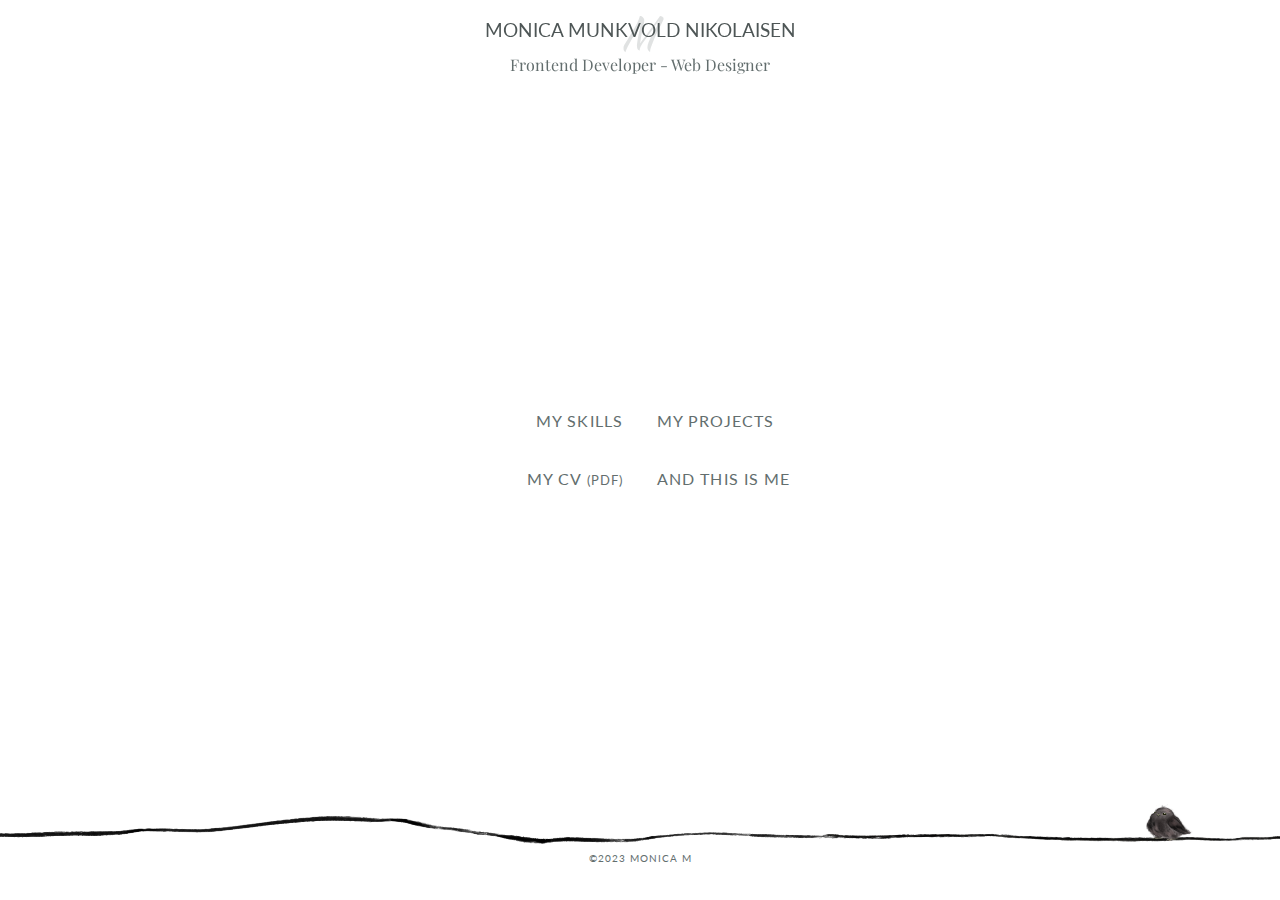
<file: index.html>
<!DOCTYPE html>
<html lang="en">
  <head>
    <meta charset="UTF-8" />
    <meta http-equiv="X-UA-Compatible" content="IE=edge" />
    <meta name="viewport" content="width=device-width, initial-scale=1.0" />
    <meta name="description" content="This is Monica Nikolaisen's Portfolio" />
    <link
      rel="stylesheet"
      href="https://cdnjs.cloudflare.com/ajax/libs/font-awesome/5.15.4/css/all.min.css"
      integrity="sha512-1ycn6IcaQQ40/MKBW2W4Rhis/DbILU74C1vSrLJxCq57o941Ym01SwNsOMqvEBFlcgUa6xLiPY/NS5R+E6ztJQ=="
      crossorigin="anonymous"
      referrerpolicy="no-referrer"
    />
    <link rel="preconnect" href="https://fonts.googleapis.com" />
    <link rel="preconnect" href="https://fonts.gstatic.com" crossorigin />
    <link
      href="https://fonts.googleapis.com/css2?family=Birthstone&family=Lato:ital,wght@0,400;0,700;1,400&family=Playfair+Display:wght@400;700&display=swap"
      rel="stylesheet"
    />
    <link rel="stylesheet" href="css/styles.css" />
    <link rel="icon" href="images/favicon.png" />
    <title>Portfolio Home 🏠 | Monica Nikolaisen</title>
  </head>
  <body>
    <header>
      <div>
        <div class="logo">M</div>
        <a class="site-title" href="/">Monica Munkvold Nikolaisen</a>
        <p class="tagline">Frontend Developer - Web Designer</p>
      </div>
    </header>
    <div class="wrapper">
      <main>
        <div class="grid-container-home">
          <a class="link link-mob link-left grid-left grid-top" href="skills.html">my skills</a>
          <a class="link link-mob link-right grid-right grid-top" href="projects.html">my projects</a>
          <a class="link link-mob link-left grid-left" href="images/CV_MonicaNikolaisen.pdf" target="_blank" aria-label="Opens a pdf with the CV"
            >my cv <small>(pdf)</small></a
          >
          <a class="link link-mob link-right grid-right" href="about.html">and this is me</a>
        </div>
      </main>
    </div>
    <footer>
      <div class="footer-container"></div>
      <a href="/" class="copyright">&copy;2023 Monica M</a>
    </footer>
    <script src="js/bubbles.js"></script>
    <script src="js/script.js"></script>
  </body>
</html>
</file>
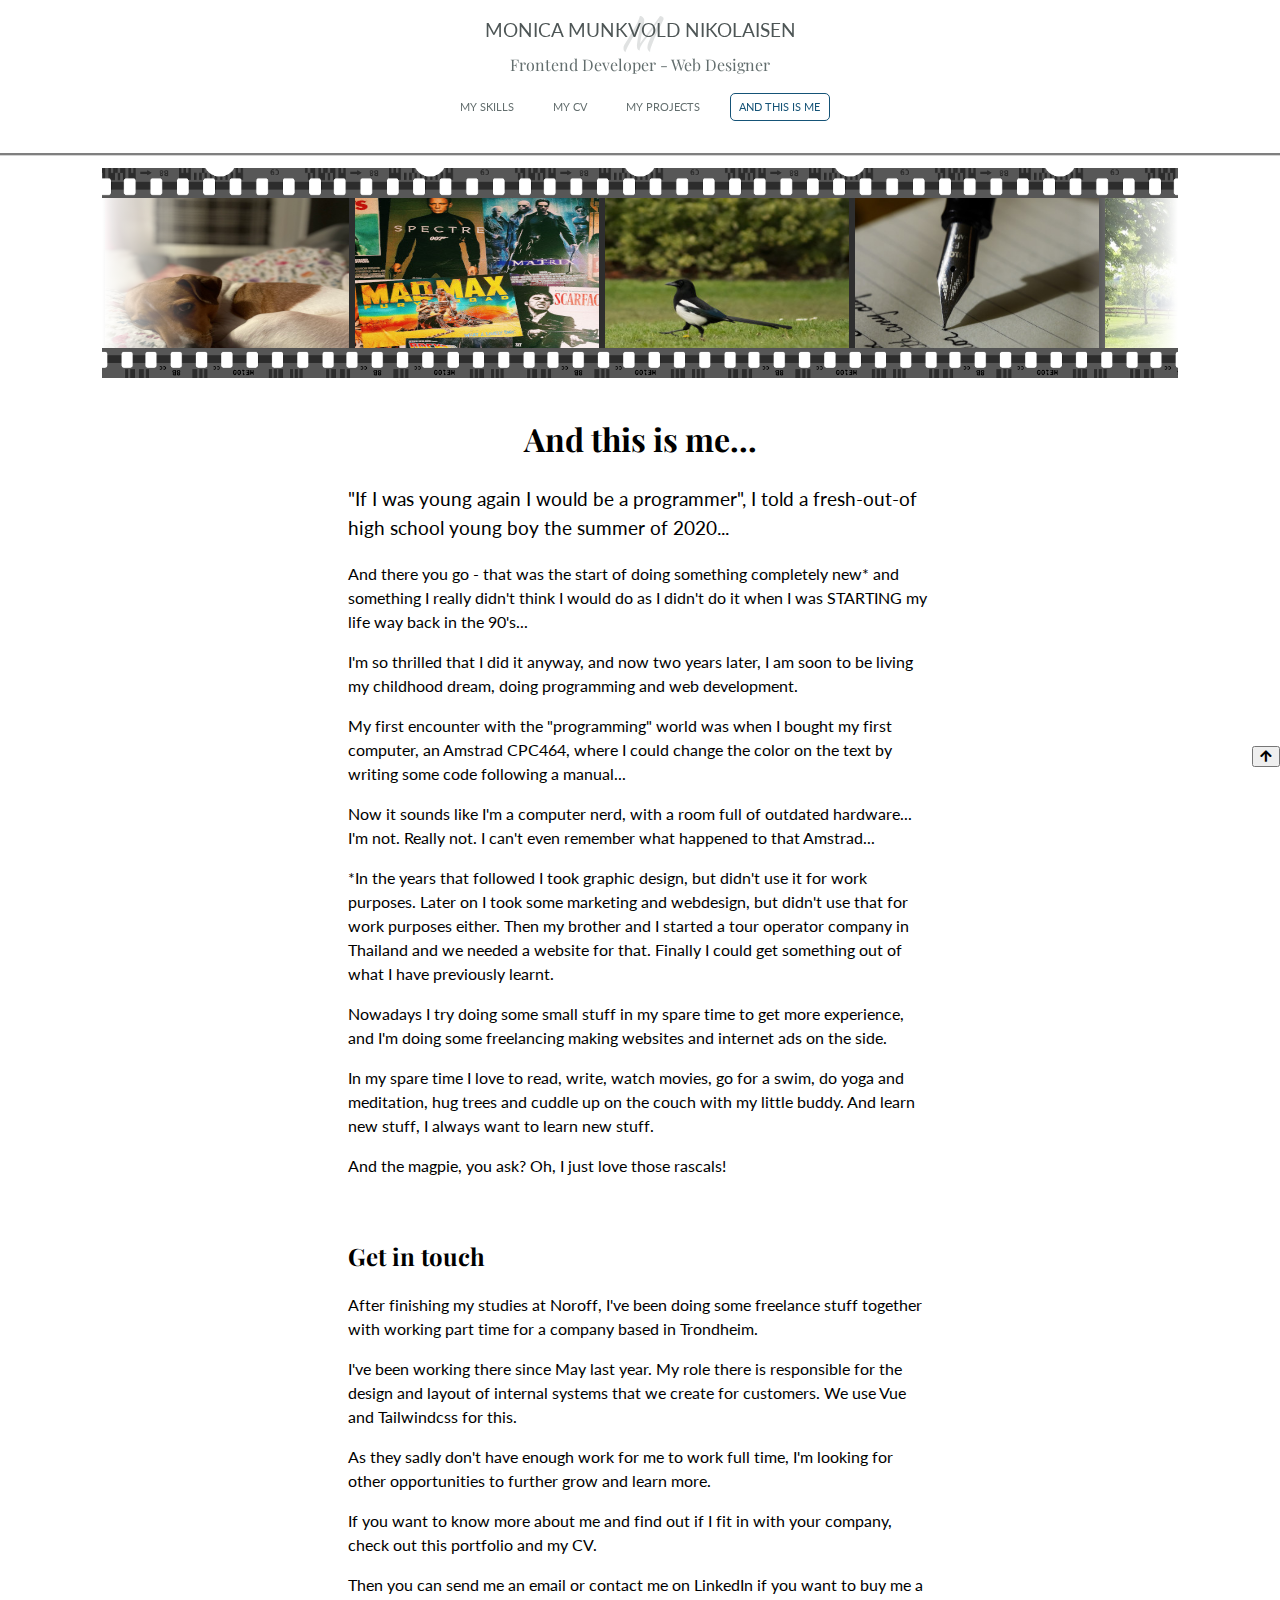
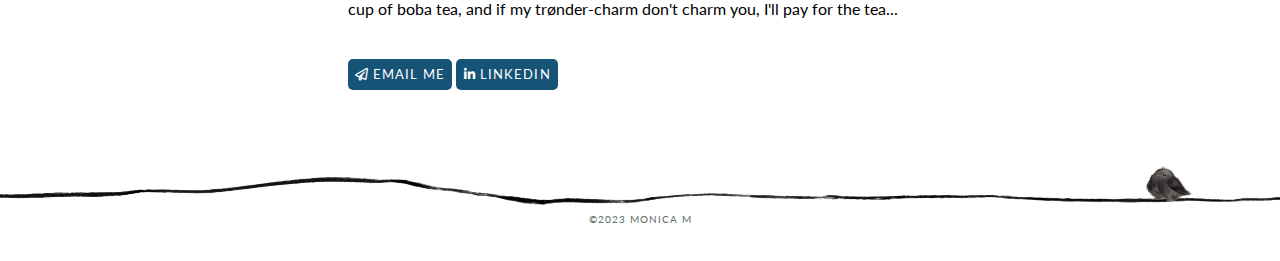
<file: about.html>
<!DOCTYPE html>
<html lang="en">
  <head>
    <meta charset="UTF-8" />
    <meta http-equiv="X-UA-Compatible" content="IE=edge" />
    <meta name="viewport" content="width=device-width, initial-scale=1.0" />
    <meta name="description" content="And this is me, Monica Nikolaisen" />
    <link
      rel="stylesheet"
      href="https://cdnjs.cloudflare.com/ajax/libs/font-awesome/5.15.4/css/all.min.css"
      integrity="sha512-1ycn6IcaQQ40/MKBW2W4Rhis/DbILU74C1vSrLJxCq57o941Ym01SwNsOMqvEBFlcgUa6xLiPY/NS5R+E6ztJQ=="
      crossorigin="anonymous"
      referrerpolicy="no-referrer"
    />
    <link rel="preconnect" href="https://fonts.googleapis.com" />
    <link rel="preconnect" href="https://fonts.gstatic.com" crossorigin />
    <link
      href="https://fonts.googleapis.com/css2?family=Birthstone&family=Lato:ital,wght@0,400;0,700;1,400&family=Playfair+Display:wght@400;700&display=swap"
      rel="stylesheet"
    />
    <link rel="stylesheet" href="css/styles.css" />
    <link rel="icon" href="images/favicon.png" />
    <title>And this is me 😊 | Monica Nikolaisen</title>
  </head>
  <body>
    <header>
      <div>
        <div class="logo">M</div>
        <a class="site-title" href="/">Monica Munkvold Nikolaisen</a>
        <p class="tagline">Frontend Developer - Web Designer</p>
      </div>
      <div class="navbar-wrapper">
        <nav id="navbar" class="navbar">
          <div class="navbar-container">
            <button class="nav__toggle" id="nav__toggle" aria-label="Opens and closes navigation">
              <span class="toggle-icon"></span>
            </button>
            <ul class="navbar-nav" id="navbar-nav">
              <li class="nav__item"><a class="nav__link" href="skills.html">my skills</a></li>
              <li class="nav__item">
                <a class="nav__link" href="images/CV_MonicaNikolaisen.pdf" target="_blank" aria-label="Opens a pdf with the CV">my cv</a>
              </li>
              <li class="nav__item"><a class="nav__link" href="projects.html">my projects</a></li>
              <li class="nav__item"><a id="current" class="nav__link" href="about.html">and this is me</a></li>
            </ul>
          </div>
        </nav>
      </div>
    </header>
    <main>
      <div class="wrapper">
        <div class="slideshow-border-top"></div>
        <div class="slideshow">
          <div class="slide-track">
            <div class="slide">
              <img src="images/about/dog.jpg" alt="Fenja, the danish swedish farm dog" height="200" width="350" />
            </div>
            <div class="slide">
              <img src="images/about/movies.jpg" alt="Movie posters" height="200" width="350" />
            </div>
            <div class="slide">
              <img src="images/about/magpie.jpg" alt="Magpie strolling on a lawn" height="200" width="350" />
            </div>
            <div class="slide">
              <img src="images/about/writing.jpg" alt="Old fountain pen writing on paper" height="200" width="350" />
            </div>
            <div class="slide">
              <img src="images/about/treehugging.jpg" alt="A woman hugging a tree" height="200" width="350" />
            </div>
            <div class="slide">
              <img src="images/about/swimming.jpg" alt="A pool with blue water" height="200" width="350" />
            </div>
            <div class="slide">
              <img src="images/about/reading.jpg" alt="An open book laying on a table" height="200" width="350" />
            </div>
            <div class="slide">
              <img src="images/about/yoga.jpg" alt="A woman in white meditating" height="200" width="350" />
            </div>
            <div class="slide">
              <img src="images/about/coding.jpg" alt="Bunch of code on a screen" height="200" width="350" />
            </div>
            <div class="slide">
              <img src="images/about/dog.jpg" alt="Fenja, the danish swedish farm dog" height="200" width="350" />
            </div>
            <div class="slide">
              <img src="images/about/magpie.jpg" alt="Magpie strolling on a lawn" height="200" width="350" />
            </div>
            <div class="slide">
              <img src="images/about/movies.jpg" alt="Movie posters" height="200" width="350" />
            </div>
            <div class="slide">
              <img src="images/about/yoga.jpg" alt="A woman in white meditating" height="200" width="350" />
            </div>
            <div class="slide">
              <img src="images/about/treehugging.jpg" alt="A woman hugging a tree" height="200" width="350" />
            </div>
            <div class="slide">
              <img src="images/about/swimming.jpg" alt="A pool with blue water" height="200" width="350" />
            </div>
            <div class="slide">
              <img src="images/about/reading.jpg" alt="An open book laying on a table" height="200" width="350" />
            </div>
            <div class="slide">
              <img src="images/about/writing.jpg" alt="Old fountain pen writing on paper" height="200" width="350" />
            </div>
            <div class="slide">
              <img src="images/about/coding.jpg" alt="Bunch of code on a screen" height="200" width="350" />
            </div>
          </div>
        </div>
        <div class="slideshow-border-bottom"></div>
      </div>
      <div class="about-section">
        <h1>And this is me...</h1>
        <p class="larger-txt">"If I was young again I would be a programmer", I told a fresh-out-of high school young boy the summer of 2020...</p>
        <p>
          And there you go - that was the start of doing something completely new* and something I really didn't think I would do as I didn't do it
          when I was STARTING my life way back in the 90's...
        </p>
        <p>
          I'm so thrilled that I did it anyway, and now two years later, I am soon to be living my childhood dream, doing programming and web
          development.
        </p>
        <p>
          My first encounter with the "programming" world was when I bought my first computer, an Amstrad CPC464, where I could change the color on
          the text by writing some code following a manual...
        </p>
        <p>
          Now it sounds like I'm a computer nerd, with a room full of outdated hardware... I'm not. Really not. I can't even remember what happened to
          that Amstrad...
        </p>
        <p>
          *In the years that followed I took graphic design, but didn't use it for work purposes. Later on I took some marketing and webdesign, but
          didn't use that for work purposes either. Then my brother and I started a tour operator company in Thailand and we needed a website for
          that. Finally I could get something out of what I have previously learnt.
        </p>
        <p>
          Nowadays I try doing some small stuff in my spare time to get more experience, and I'm doing some freelancing making websites and internet
          ads on the side.
        </p>

        <p>
          In my spare time I love to read, write, watch movies, go for a swim, do yoga and meditation, hug trees and cuddle up on the couch with my
          little buddy. And learn new stuff, I always want to learn new stuff.
        </p>
        <p>And the magpie, you ask? Oh, I just love those rascals!</p>
        <br />
        <h2>Get in touch</h2>
        <p>
          After finishing my studies at Noroff, I've been doing some freelance stuff together with working part time for a company based in Trondheim.
        </p>
        <p>
          I've been working there since May last year. My role there is responsible for the design and layout of internal systems that we create for
          customers. We use Vue and Tailwindcss for this.
        </p>
        <p>As they sadly don't have enough work for me to work full time, I'm looking for other opportunities to further grow and learn more.</p>
        <p>If you want to know more about me and find out if I fit in with your company, check out this portfolio and my CV.</p>
        <p>
          Then you can send me an email or contact me on LinkedIn if you want to buy me a cup of boba tea, and if my trønder-charm don't charm you,
          I'll pay for the tea...
        </p>
        <br />
        <a class="btn-link" href="mailto:mmunkvold@yahoo.no"><i class="far fa-paper-plane"></i> email me</a>
        <a class="btn-link" href="https://www.linkedin.com/in/monica-munkvold-nikolaisen/"><i class="fab fa-linkedin-in"></i> linkedIn</a>
      </div>
    </main>
    <button id="totop" aria-label="Goes to top of page"><i class="fas fa-arrow-up"></i></button>
    <footer>
      <div class="footer-container"></div>
      <a href="/" class="copyright">&copy;2023 Monica M</a>
    </footer>
    <script src="js/script.js"></script>
  </body>
</html>
</file>
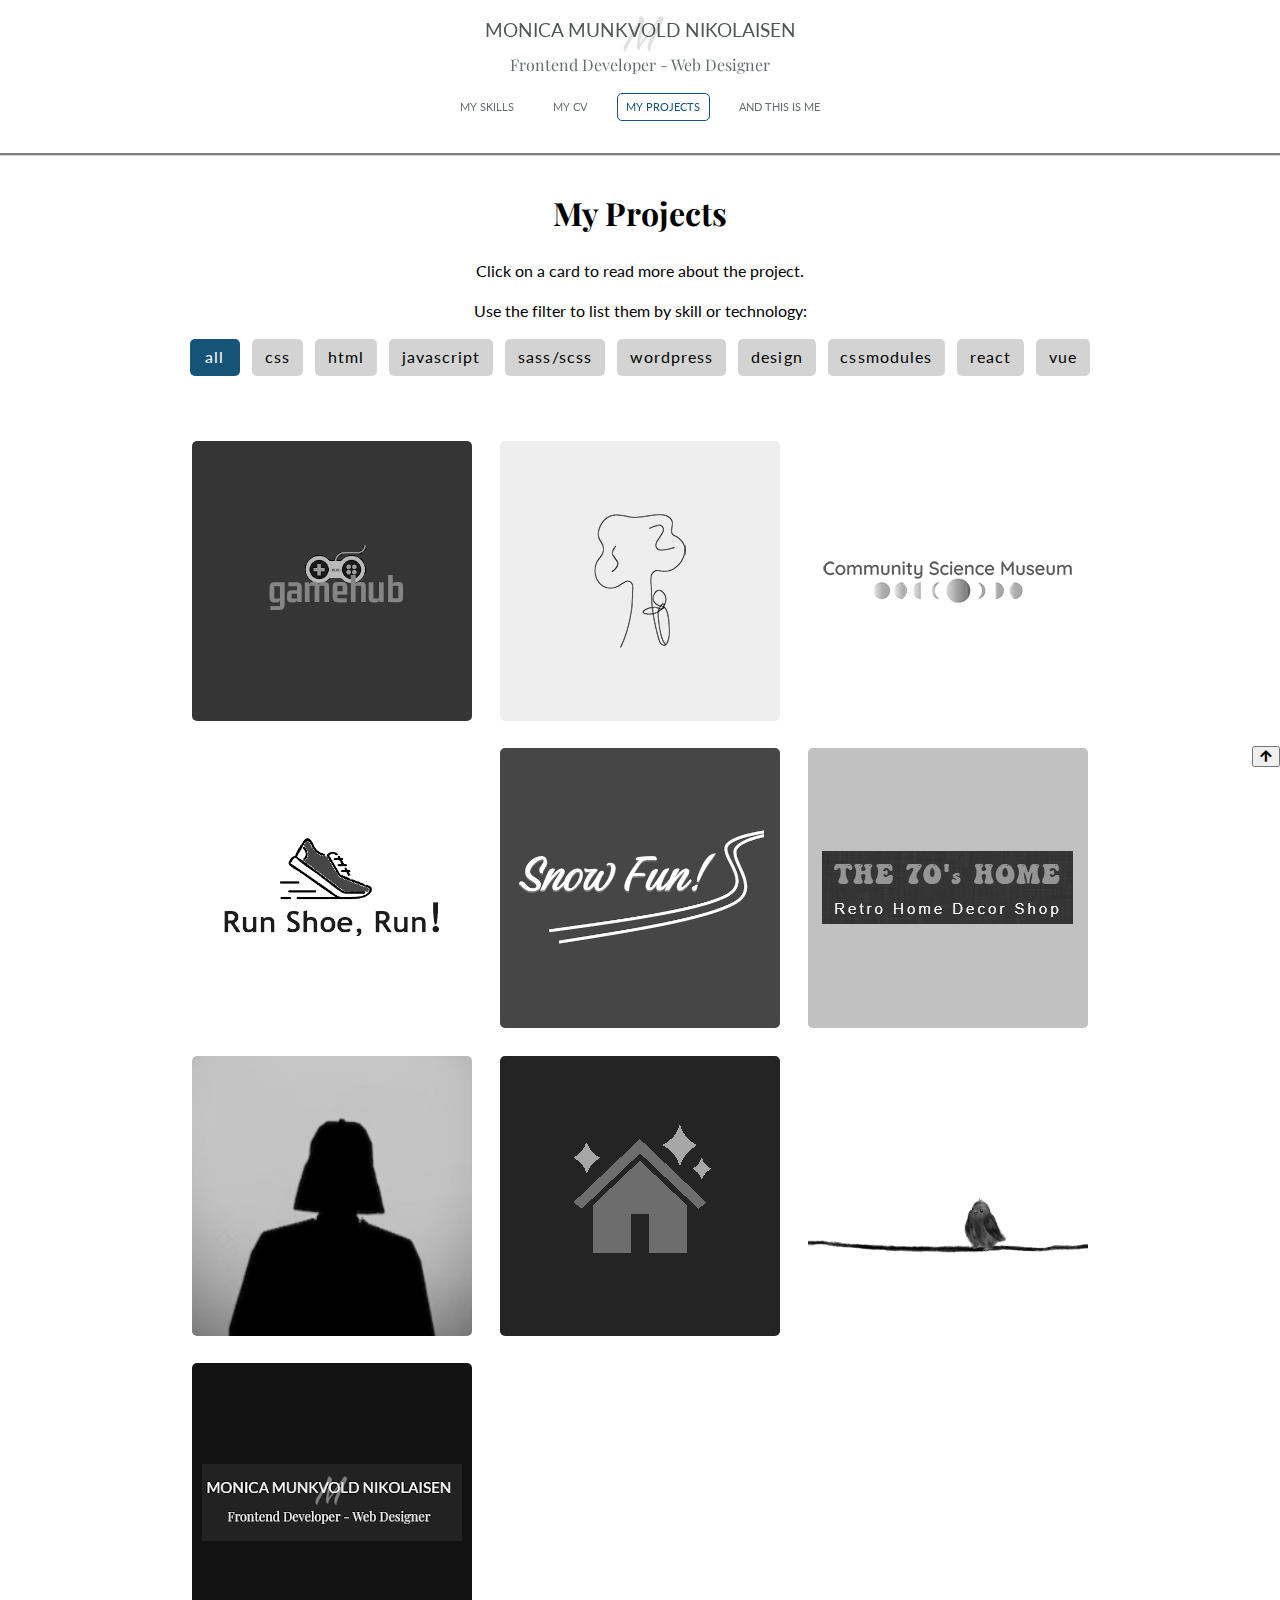
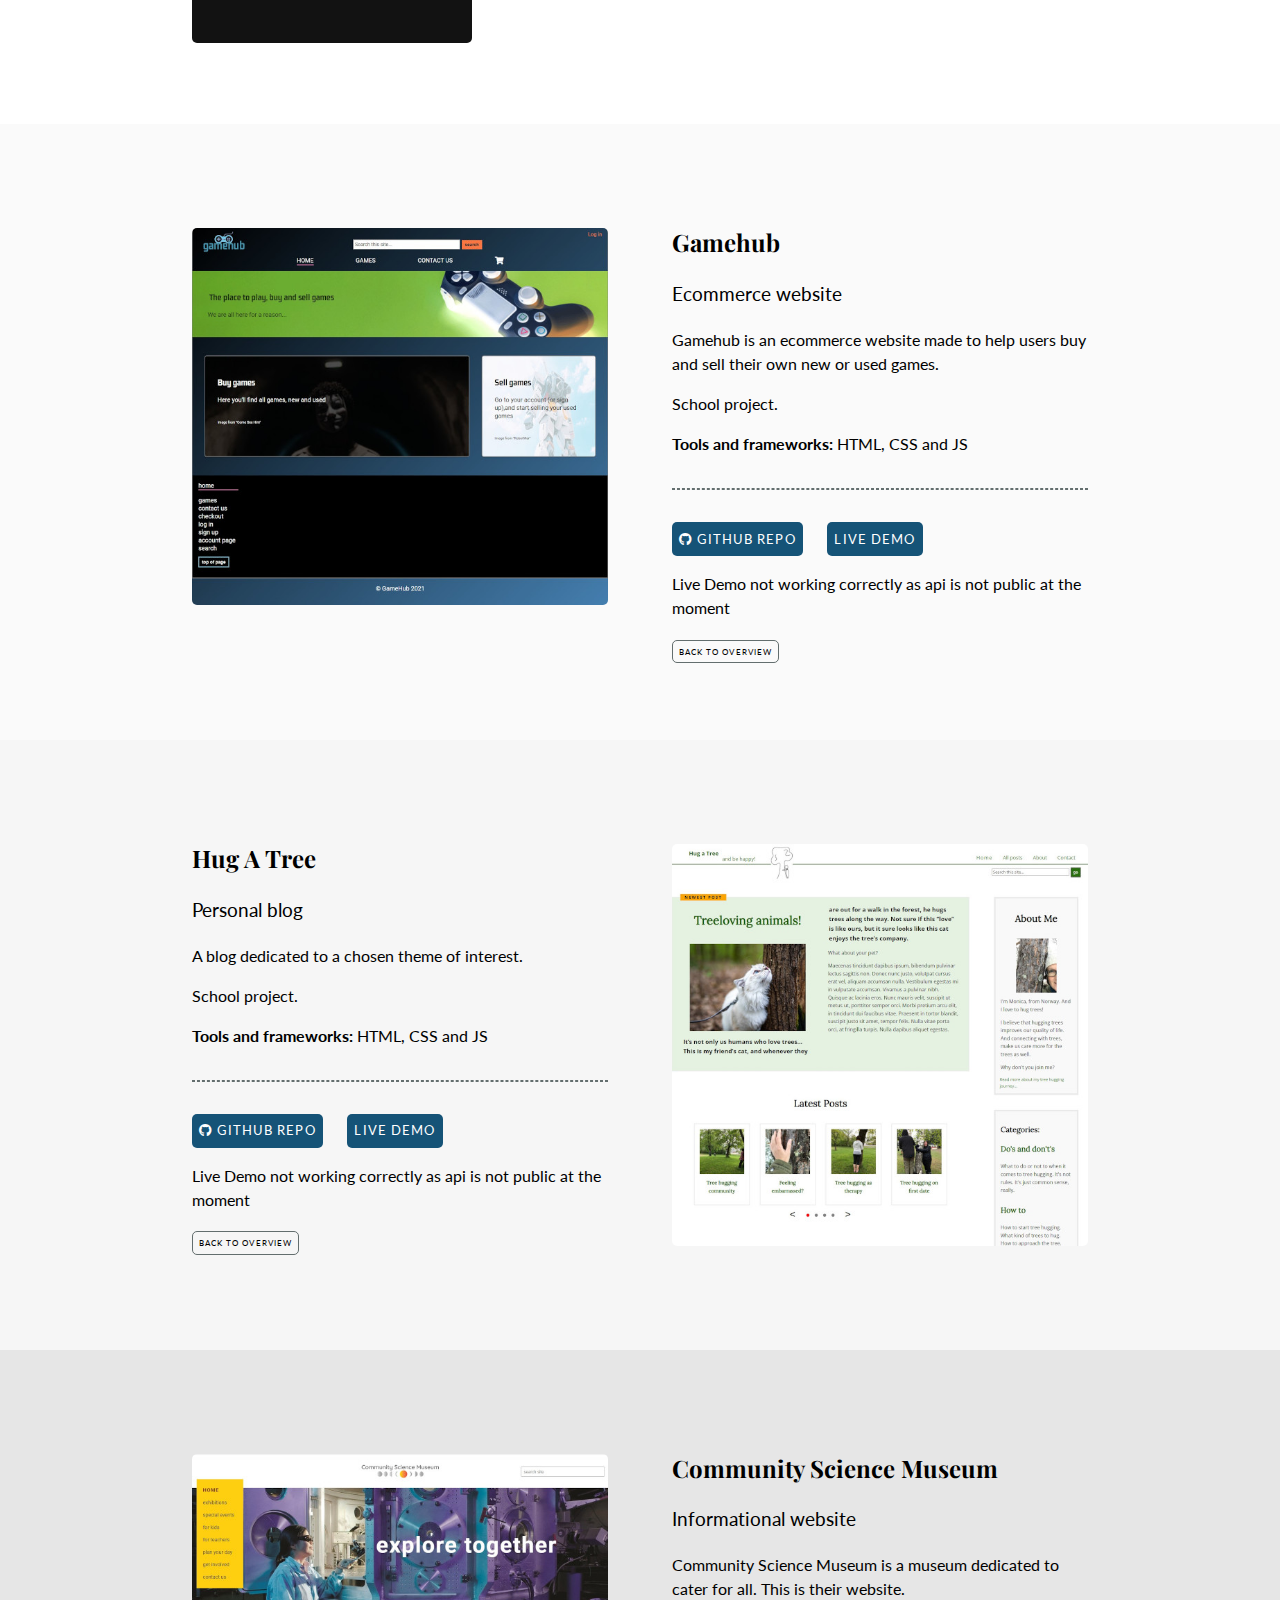
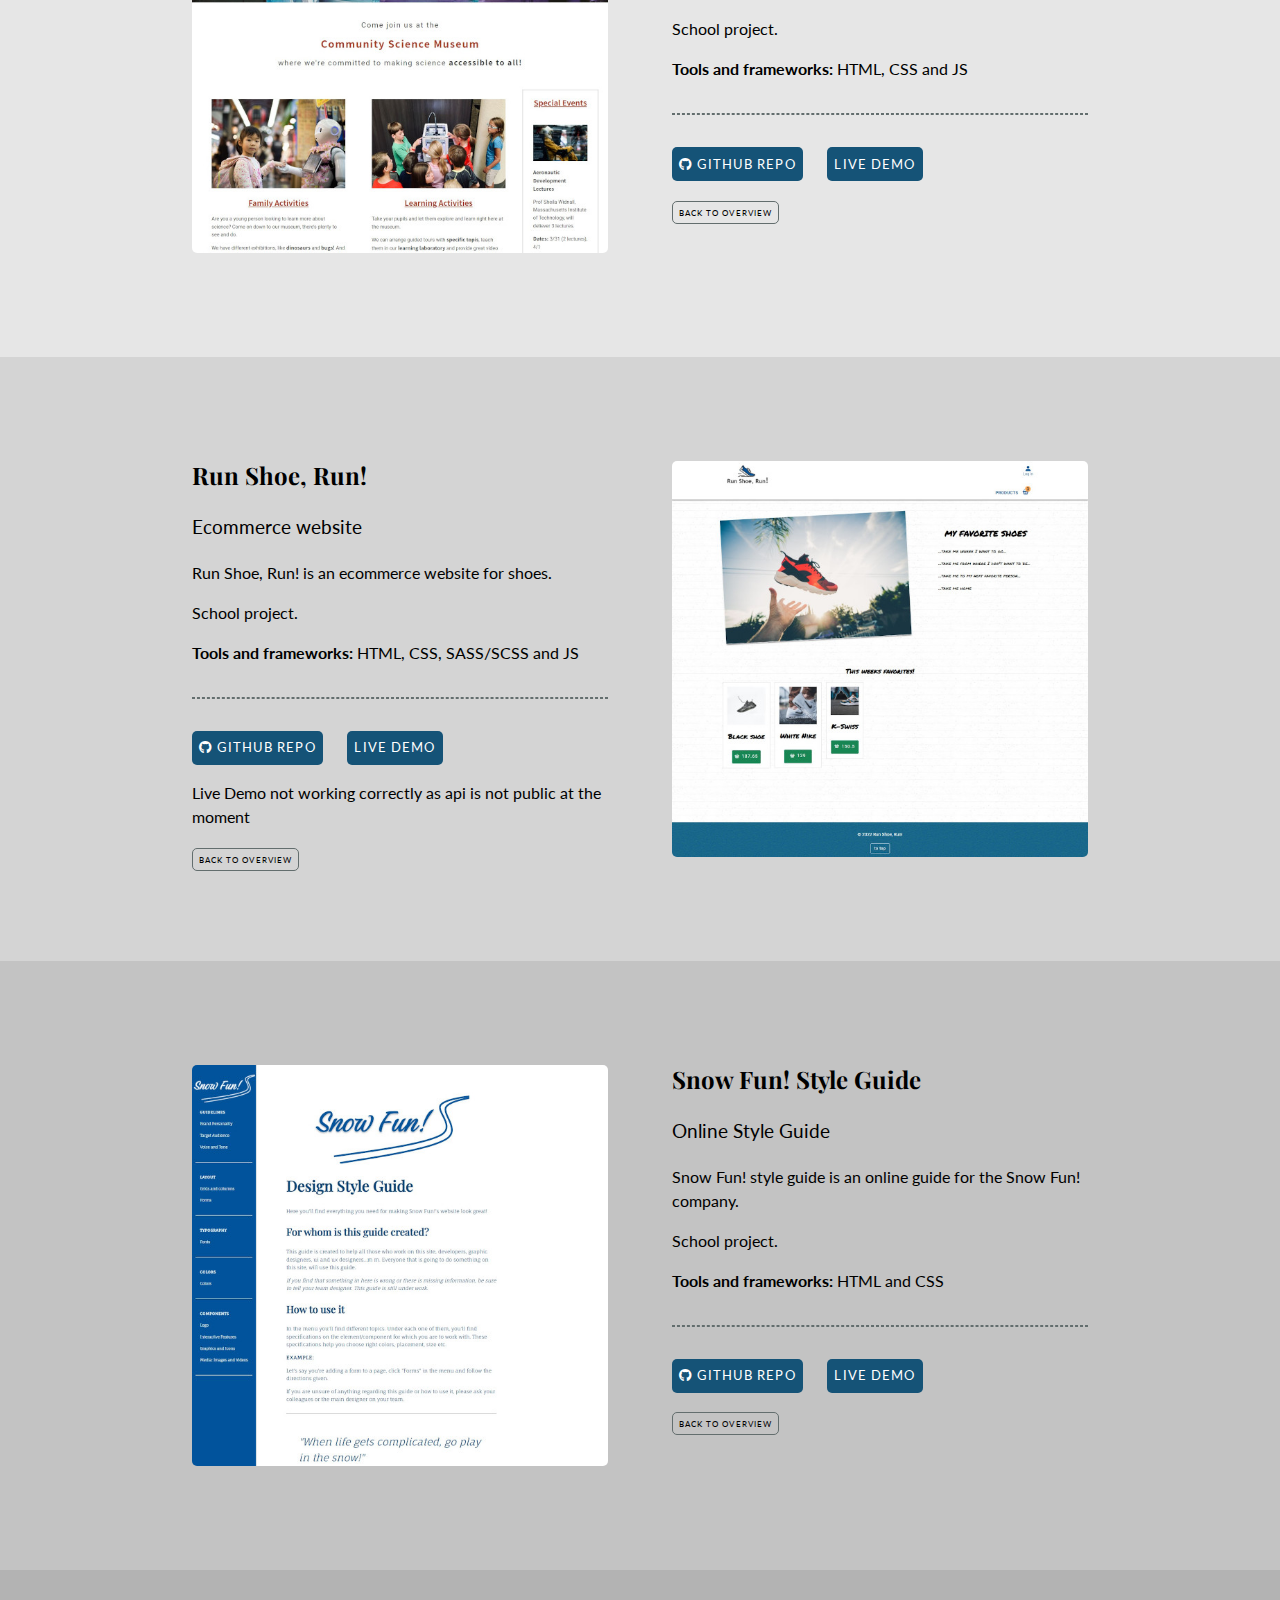
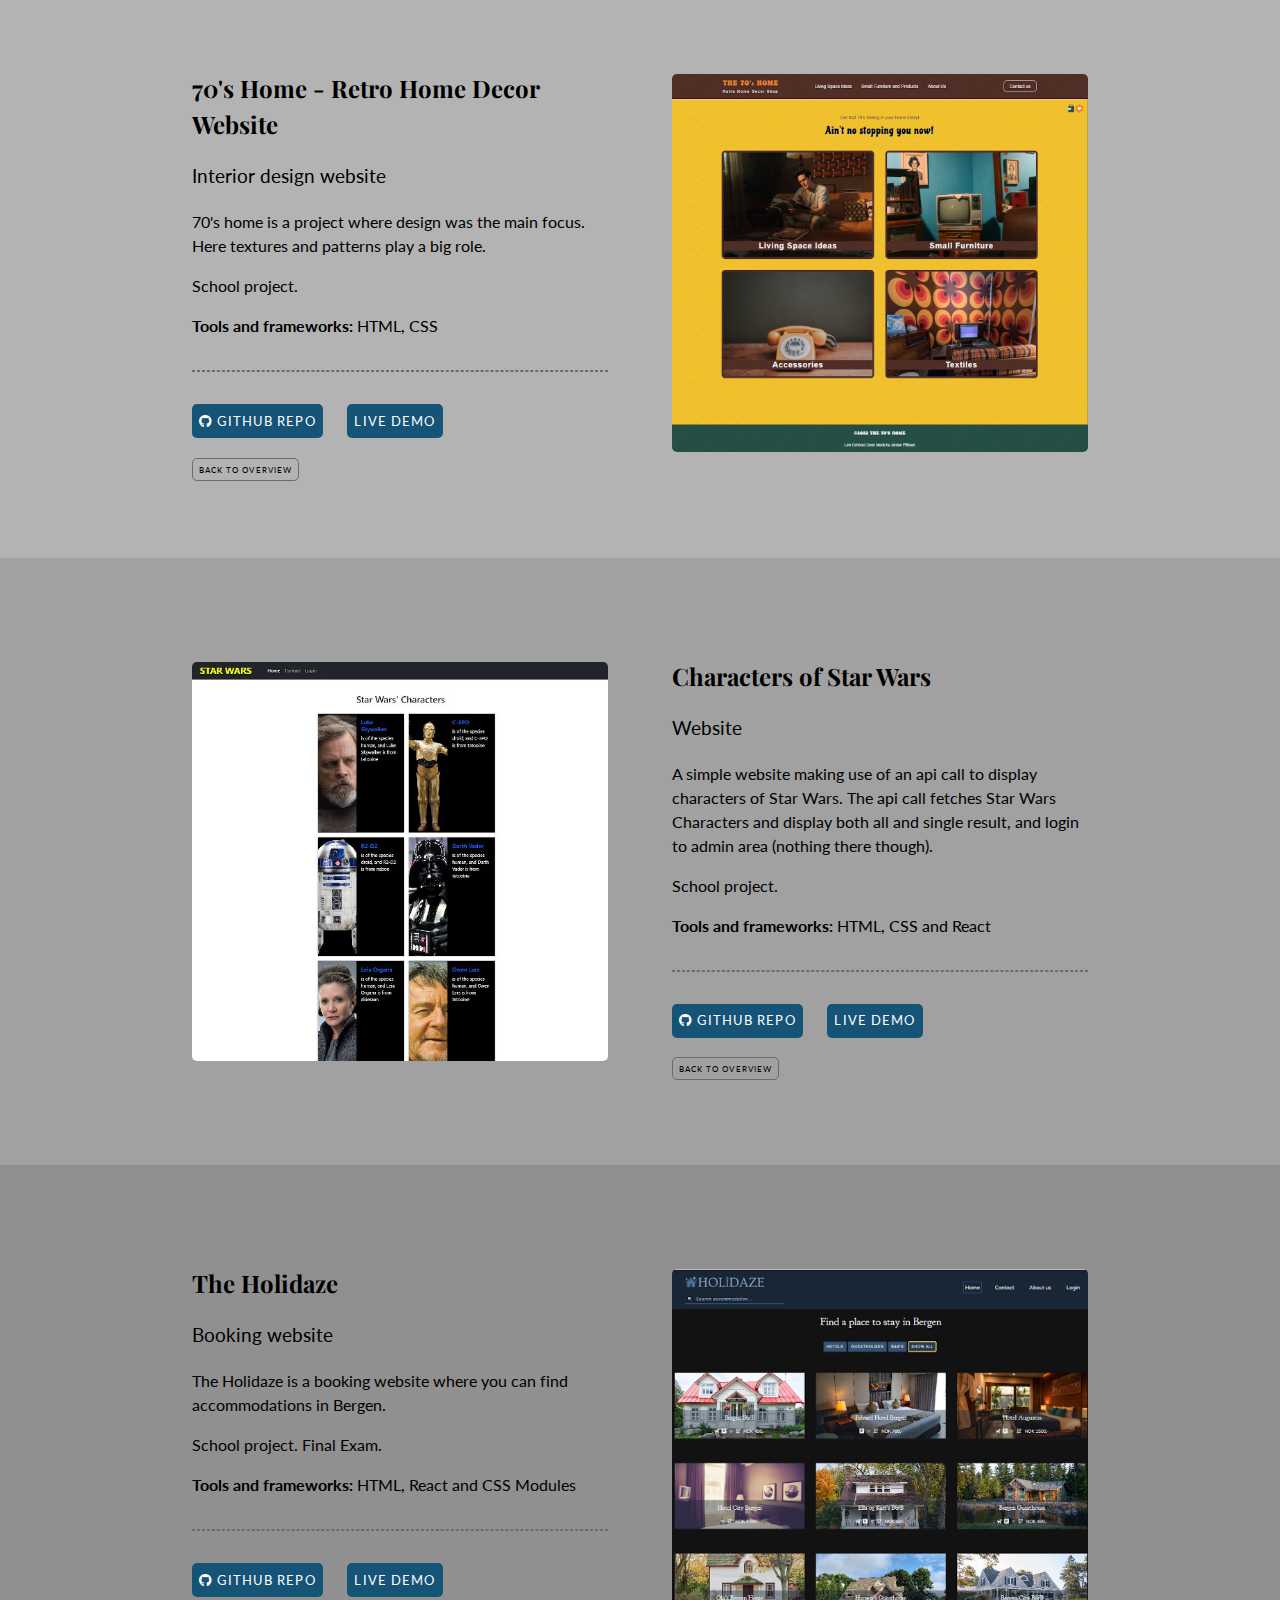
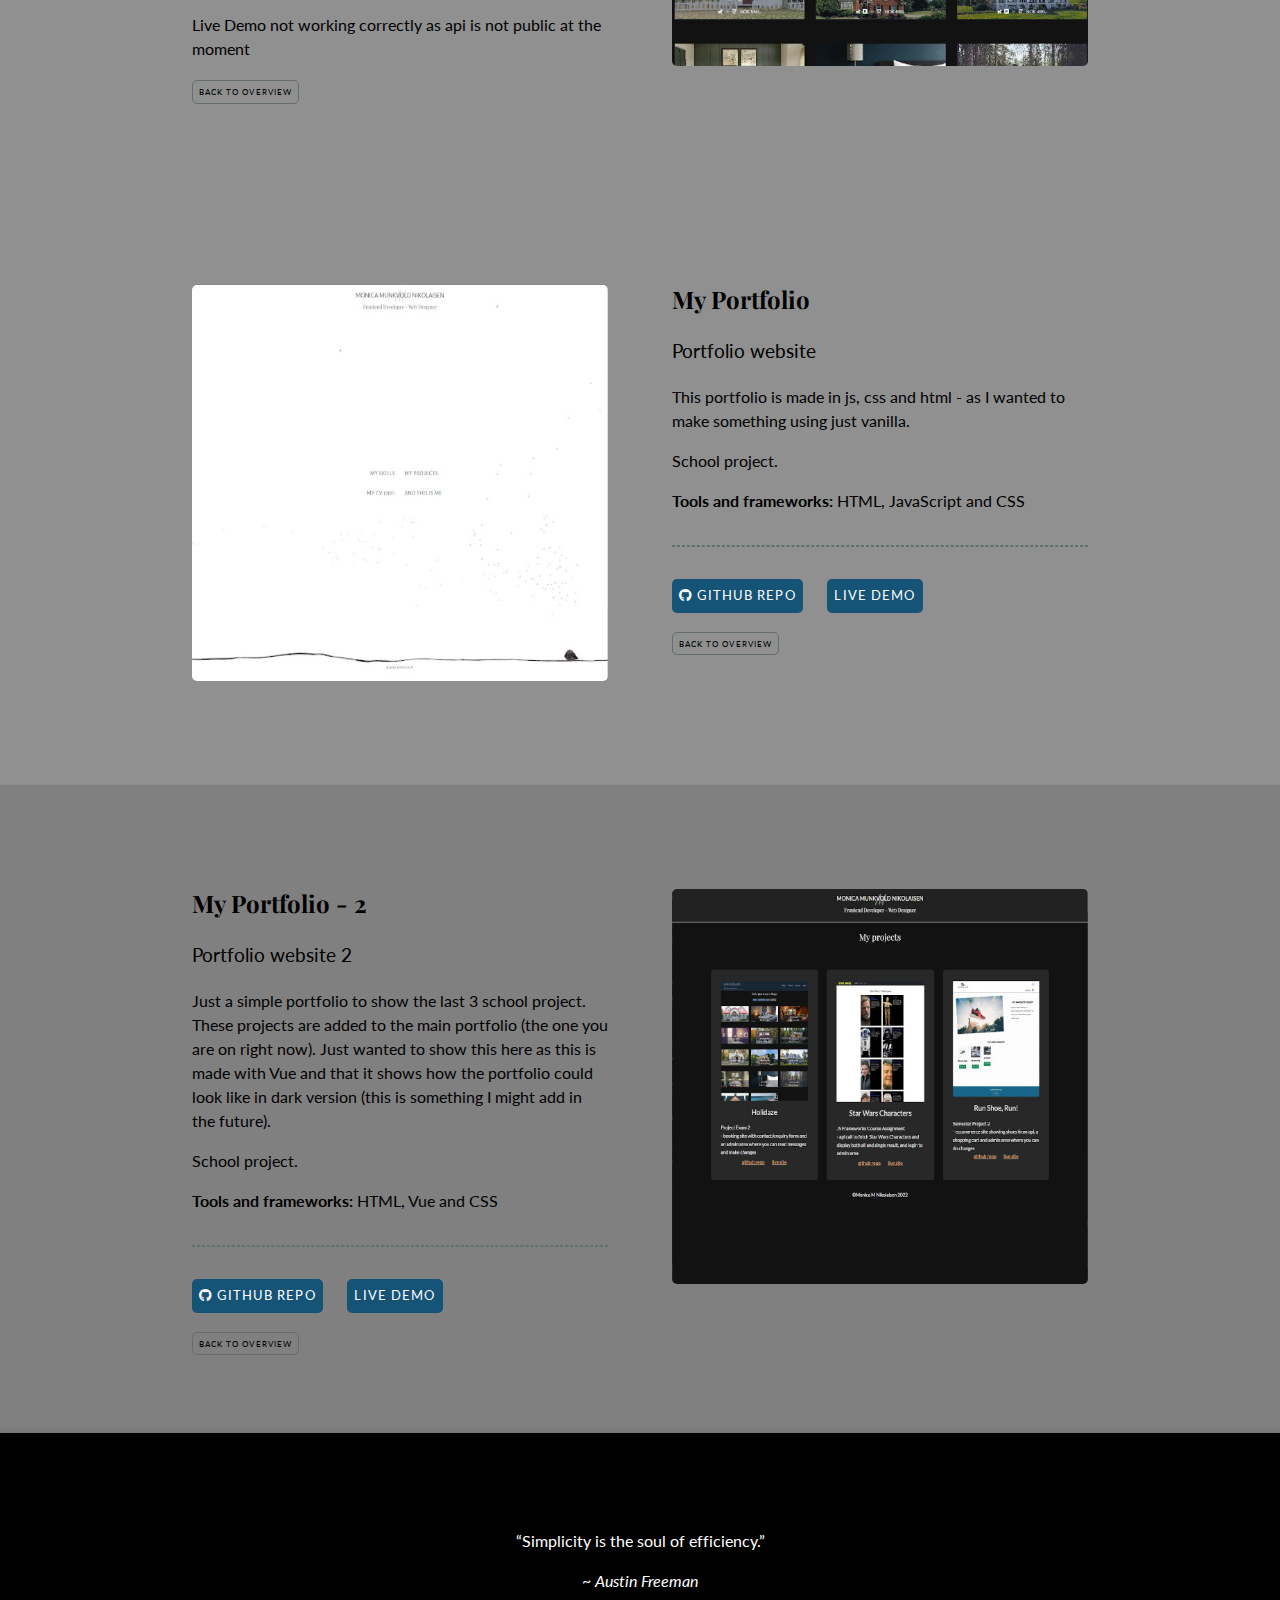
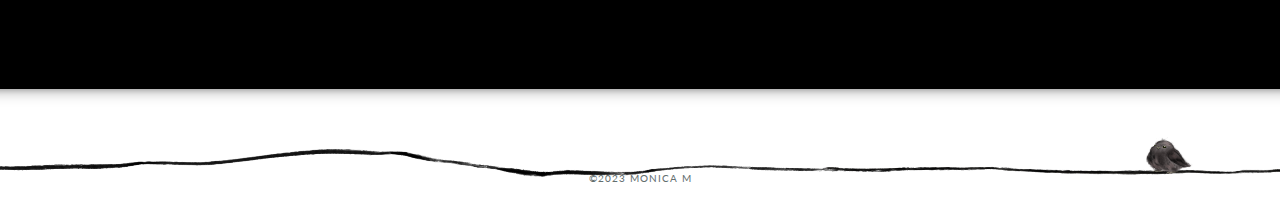
<file: projects.html>
<!DOCTYPE html>
<html lang="en">
  <head>
    <meta charset="UTF-8" />
    <meta http-equiv="X-UA-Compatible" content="IE=edge" />
    <meta name="viewport" content="width=device-width, initial-scale=1.0" />
    <meta name="description" content="Monica Nikolaisen's projects and work" />
    <link
      rel="stylesheet"
      href="https://cdnjs.cloudflare.com/ajax/libs/font-awesome/5.15.4/css/all.min.css"
      integrity="sha512-1ycn6IcaQQ40/MKBW2W4Rhis/DbILU74C1vSrLJxCq57o941Ym01SwNsOMqvEBFlcgUa6xLiPY/NS5R+E6ztJQ=="
      crossorigin="anonymous"
      referrerpolicy="no-referrer"
    />
    <link rel="preconnect" href="https://fonts.googleapis.com" />
    <link rel="preconnect" href="https://fonts.gstatic.com" crossorigin />
    <link
      href="https://fonts.googleapis.com/css2?family=Birthstone&family=Lato:ital,wght@0,400;0,700;1,400&family=Playfair+Display:wght@400;700&display=swap"
      rel="stylesheet"
    />
    <link rel="stylesheet" href="css/styles.css" />
    <link rel="icon" href="images/favicon.png" />
    <title>My Projects 🔨 | Monica Nikolaisen</title>
  </head>
  <body>
    <header>
      <div>
        <div class="logo">M</div>
        <a class="site-title" href="/">Monica Munkvold Nikolaisen</a>
        <p class="tagline">Frontend Developer - Web Designer</p>
      </div>
      <div class="navbar-wrapper">
        <nav id="navbar" class="navbar">
          <div class="navbar-container">
            <button class="nav__toggle" id="nav__toggle" aria-label="Opens and closes navigation">
              <span class="toggle-icon"></span>
            </button>
            <ul class="navbar-nav" id="navbar-nav">
              <li class="nav__item"><a class="nav__link" href="skills.html">my skills</a></li>
              <li class="nav__item">
                <a class="nav__link" href="images/CV_MonicaNikolaisen.pdf" target="_blank" aria-label="Opens a pdf with the CV">my cv</a>
              </li>
              <li class="nav__item"><a id="current" class="nav__link current" href="projects.html">my projects</a></li>
              <li class="nav__item"><a class="nav__link" href="about.html">and this is me</a></li>
            </ul>
          </div>
        </nav>
      </div>
    </header>
    <div class="wrapper">
      <main>
        <h1 id="overview">My Projects</h1>

        <!-- This is hidden -->
        <input type="radio" id="all" name="categories" value="all" checked />
        <input type="radio" id="css" name="categories" value="css" />
        <input type="radio" id="html" name="categories" value="html" />
        <input type="radio" id="javascript" name="categories" value="javascript" />
        <input type="radio" id="sass/scss" name="categories" value="sass/scss" />
        <input type="radio" id="wordpress" name="categories" value="wordpress" />
        <input type="radio" id="design" name="categories" value="design" />
        <input type="radio" id="react" name="categories" value="react" />
        <input type="radio" id="cssmodules" name="categories" value="cssmodules" />
        <input type="radio" id="vue" name="categories" value="vue" />

        <p class="center">Click on a card to read more about the project.</p>
        <p class="center">Use the filter to list them by skill or technology:</p>
        <ol class="filters">
          <li><label for="all">all</label></li>
          <li><label for="css">css</label></li>
          <li><label for="html">html</label></li>
          <li><label for="javascript">javascript</label></li>
          <li><label for="sass/scss">sass/scss</label></li>
          <li><label for="wordpress">wordpress</label></li>
          <li><label for="design">design</label></li>
          <li><label for="cssmodules">cssmodules</label></li>
          <li><label for="react">react</label></li>
          <li><label for="vue">vue</label></li>
        </ol>

        <div class="grid-container cards">
          <a class="card" href="#gamehub" tabindex="0" data-category="html css javascript design">
            <figure>
              <img src="images/illustrations/gamehub.png" alt="Gamehub website" />
            </figure>
          </a>
          <a class="card" href="#hugatree" tabindex="0" data-category="html css javascript wordpress design">
            <figure>
              <img src="images/illustrations/hugatree.png" alt="Hug a Tree blog" />
            </figure>
          </a>
          <a class="card" href="#museum" tabindex="0" data-category="css javascript html design">
            <figure>
              <img src="images/illustrations/museum.png" alt="Community Science Museum website" />
            </figure>
          </a>
          <a class="card" href="#runshoerun" tabindex="0" data-category="html css javascript sass/scss design">
            <figure>
              <img src="images/illustrations/runshoerun.png" alt="Run Shoe, Run website" />
            </figure>
          </a>
          <a class="card" href="#styleguide" tabindex="0" data-category="html css design">
            <figure>
              <img src="images/illustrations/styleguide.png" alt="Snow Fun's Style Guide" />
            </figure>
          </a>
          <a class="card" href="#70shome" tabindex="0" data-category="html css design">
            <figure>
              <img src="images/illustrations/70shome.png" alt="70's Home website" />
            </figure>
          </a>
          <a class="card" href="#starwars" tabindex="0" data-category="html css react design">
            <figure>
              <img src="images/illustrations/starwars.png" alt="Star Wars website" />
            </figure>
          </a>
          <a class="card" href="#holidaze" tabindex="0" data-category="html react cssmodules design">
            <figure>
              <img src="images/illustrations/holidaze.png" alt="Holidaze website" />
            </figure>
          </a>
          <a class="card" href="#portfolio" tabindex="0" data-category="html css javascript design">
            <figure>
              <img src="images/illustrations/portfolio.png" alt="Portfolio website" />
            </figure>
          </a>
          <a class="card" href="#portfolio2" tabindex="0" data-category="html css vue design">
            <figure>
              <img src="images/illustrations/portfolio2.png" alt="Portfolio 2 website" />
            </figure>
          </a>
        </div>

        <div class="projects">
          <div id="gamehub" class="flex-container project-1 full-width">
            <div>
              <a href="https://monicas-gamehub.netlify.app/"><img src="images/projects/gamehub.jpg" alt="Gamehub ecommerce website" /></a>
            </div>
            <div>
              <h2>Gamehub</h2>
              <p class="larger-txt">Ecommerce website</p>
              <p>Gamehub is an ecommerce website made to help users buy and sell their own new or used games.</p>
              <p>School project.</p>
              <p><span class="bold">Tools and frameworks: </span>HTML, CSS and JS</p>
              <hr />
              <div class="display-flex-row">
                <a class="btn-link" href="https://github.com/mmunkvold/portfolio-gamehub"><i class="fab fa-github"></i> github repo</a>
                <a class="btn-link" href="https://monicas-gamehub.netlify.app/">Live Demo</a>
              </div>
              <span>Live Demo not working correctly as api is not public at the moment</span>
              <p></p>
              <a class="btn-overview" href="#overview">back to overview</a>
            </div>
          </div>
          <div id="hugatree" class="flex-container project-2 full-width">
            <div class="order-1">
              <a href="https://hugatree.netlify.app/"><img src="images/projects/hugatree.jpg" alt="Hug a tree blog" /></a>
            </div>
            <div>
              <h2>Hug A Tree</h2>
              <p class="larger-txt">Personal blog</p>
              <p>A blog dedicated to a chosen theme of interest.</p>
              <p>School project.</p>
              <p><span class="bold">Tools and frameworks: </span>HTML, CSS and JS</p>
              <hr />
              <div class="display-flex-row">
                <a class="btn-link" href="https://github.com/mmunkvold/portfolio-hugatree"><i class="fab fa-github"></i> github repo</a>
                <a class="btn-link" href="https://hugatree.netlify.app/">Live Demo</a>
              </div>
              <span>Live Demo not working correctly as api is not public at the moment</span>
              <p></p>
              <a class="btn-overview" href="#overview">back to overview</a>
            </div>
          </div>
          <div id="museum" class="flex-container project-3 full-width">
            <div>
              <a href="https://monicas-science-museum.netlify.app/"
                ><img src="images/projects/science-museum.jpg" alt="Community Science Museum informational website"
              /></a>
            </div>
            <div>
              <h2>Community Science Museum</h2>
              <p class="larger-txt">Informational website</p>
              <p>Community Science Museum is a museum dedicated to cater for all. This is their website.</p>
              <p>School project.</p>
              <p><span class="bold">Tools and frameworks: </span>HTML, CSS and JS</p>
              <hr />
              <div class="display-flex-row">
                <a class="btn-link" href="https://github.com/mmunkvold/portfolio-science-museum"><i class="fab fa-github"></i> github repo</a>
                <a class="btn-link" href="https://monicas-science-museum.netlify.app/">Live Demo</a>
              </div>
              <a class="btn-overview" href="#overview">back to overview</a>
            </div>
          </div>
          <div id="runshoerun" class="flex-container project-4 full-width">
            <div class="order-1">
              <a href="https://runshoerun.netlify.app/"> <img src="images/projects/runshoerun.jpg" alt="Run Shoe, Run ecommerce website" /></a>
            </div>
            <div>
              <h2>Run Shoe, Run!</h2>
              <p class="larger-txt">Ecommerce website</p>
              <p>Run Shoe, Run! is an ecommerce website for shoes.</p>
              <p>School project.</p>
              <p><span class="bold">Tools and frameworks: </span>HTML, CSS, SASS/SCSS and JS</p>
              <hr />
              <div class="display-flex-row">
                <a class="btn-link" href="https://github.com/mmunkvold/runshoerun"><i class="fab fa-github"></i> github repo</a>
                <a class="btn-link" href="https://runshoerun.netlify.app/">Live Demo</a>
              </div>
              <span>Live Demo not working correctly as api is not public at the moment</span>
              <p></p>
              <a class="btn-overview" href="#overview">back to overview</a>
            </div>
          </div>
          <div id="styleguide" class="flex-container project-5 full-width">
            <div>
              <a href="https://snowfun-styleguide.netlify.app/"
                ><img src="images/projects/snowfun-styleguide.jpg" alt="Snow Fun's online Style Guide"
              /></a>
            </div>
            <div>
              <h2>Snow Fun! Style Guide</h2>
              <p class="larger-txt">Online Style Guide</p>
              <p>Snow Fun! style guide is an online guide for the Snow Fun! company.</p>
              <p>School project.</p>
              <p><span class="bold">Tools and frameworks: </span>HTML and CSS</p>
              <hr />
              <div class="display-flex-row">
                <a class="btn-link" href="https://github.com/mmunkvold/ca-styleguide"><i class="fab fa-github"></i> github repo</a>
                <a class="btn-link" href="https://snowfun-styleguide.netlify.app/">Live Demo</a>
              </div>
              <a class="btn-overview" href="#overview">back to overview</a>
            </div>
          </div>
          <div id="70shome" class="flex-container project-6 full-width">
            <div class="order-1">
              <a href="https://70s-home.netlify.app/"><img src="images/projects/70s-home.jpg" alt="70's Home Retro Interior Design website" /></a>
            </div>
            <div>
              <h2>70's Home - Retro Home Decor Website</h2>
              <p class="larger-txt">Interior design website</p>
              <p>70's home is a project where design was the main focus. Here textures and patterns play a big role.</p>
              <p>School project.</p>
              <p><span class="bold">Tools and frameworks: </span>HTML, CSS</p>
              <hr />
              <div class="display-flex-row">
                <a class="btn-link" href="https://github.com/mmunkvold/70s-update-2"><i class="fab fa-github"></i> github repo</a>
                <a class="btn-link" href="https://70s-home.netlify.app/">Live Demo</a>
              </div>
              <a class="btn-overview dark-txt" href="#overview">back to overview</a>
            </div>
          </div>
          <div id="starwars" class="flex-container project-7 full-width">
            <div>
              <a href="https://charactersofstarwars.netlify.app/"><img src="images/projects/starwars.jpg" alt="Star Wars Characters website" /></a>
            </div>
            <div>
              <h2>Characters of Star Wars</h2>
              <p class="larger-txt">Website</p>
              <p>
                A simple website making use of an api call to display characters of Star Wars. The api call fetches Star Wars Characters and display
                both all and single result, and login to admin area (nothing there though).
              </p>
              <p>School project.</p>
              <p><span class="bold">Tools and frameworks: </span>HTML, CSS and React</p>
              <hr />
              <div class="display-flex-row">
                <a class="btn-link" href="https://github.com/mmunkvold/jsframeworksCA"><i class="fab fa-github"></i> Github repo</a>
                <a class="btn-link" href="https://charactersofstarwars.netlify.app/">Live Demo</a>
              </div>
              <a class="btn-overview" href="#overview">back to overview</a>
            </div>
          </div>
          <div id="holidaze" class="flex-container project-8 full-width">
            <div class="order-1">
              <a href="https://magical-holidaze.netlify.app/"><img src="images/projects/holidaze.jpg" alt="The Holidaze website" /></a>
            </div>
            <div>
              <h2>The Holidaze</h2>
              <p class="larger-txt">Booking website</p>
              <p>The Holidaze is a booking website where you can find accommodations in Bergen.</p>
              <p>School project. Final Exam.</p>
              <p><span class="bold">Tools and frameworks: </span>HTML, React and CSS Modules</p>
              <hr />
              <div class="display-flex-row">
                <a class="btn-link" href="https://github.com/mmunkvold/nexam"><i class="fab fa-github"></i> Github repo</a>
                <a class="btn-link" href="https://magical-holidaze.netlify.app/">Live Demo</a>
              </div>
              <span>Live Demo not working correctly as api is not public at the moment</span>
              <p></p>
              <a class="btn-overview" href="#overview">back to overview</a>
            </div>
          </div>
          <div id="portfolio" class="flex-container project-8 full-width">
            <div>
              <a href="https://monicas-portfolio.netlify.app/"><img src="images/projects/portfolio.jpg" alt="Portfolio website" /></a>
            </div>
            <div>
              <h2>My Portfolio</h2>
              <p class="larger-txt">Portfolio website</p>
              <p>This portfolio is made in js, css and html - as I wanted to make something using just vanilla.</p>
              <p>School project.</p>
              <p><span class="bold">Tools and frameworks: </span>HTML, JavaScript and CSS</p>
              <hr />
              <div class="display-flex-row">
                <a class="btn-link" href="https://github.com/mmunkvold/portfolio"><i class="fab fa-github"></i> Github repo</a>
                <a class="btn-link" href="https://monicas-portfolio.netlify.app/">Live Demo</a>
              </div>
              <a class="btn-overview" href="#overview">back to overview</a>
            </div>
          </div>
          <div id="portfolio2" class="flex-container project-9 full-width">
            <div class="order-1">
              <a href="https://zesty-paletas-6cdc0a.netlify.app/"><img src="images/projects/portfolio2.jpg" alt="Portfolio 2 website" /></a>
            </div>
            <div>
              <h2>My Portfolio - 2</h2>
              <p class="larger-txt">Portfolio website 2</p>
              <p>
                Just a simple portfolio to show the last 3 school project. These projects are added to the main portfolio (the one you are on right
                now). Just wanted to show this here as this is made with Vue and that it shows how the portfolio could look like in dark version (this
                is something I might add in the future).
              </p>
              <p>School project.</p>
              <p><span class="bold">Tools and frameworks: </span>HTML, Vue and CSS</p>
              <hr />
              <div class="display-flex-row">
                <a class="btn-link" href="https://github.com/mmunkvold/portfolio-2"><i class="fab fa-github"></i> Github repo</a>
                <a class="btn-link" href="https://zesty-paletas-6cdc0a.netlify.app/">Live Demo</a>
              </div>
              <a class="btn-overview" href="#overview">back to overview</a>
            </div>
          </div>
          <div class="project project-end full-width">
            <blockquote>
              “Simplicity is the soul of efficiency.”
              <p class="italic">~ Austin Freeman</p>
            </blockquote>
          </div>
        </div>
      </main>
    </div>
    <button id="totop" aria-label="Goes to top of page"><i class="fas fa-arrow-up"></i></button>
    <footer>
      <div class="footer-container">
        <a href="/" class="copyright">&copy;2023 Monica M</a>
      </div>
    </footer>
    <script src="js/script.js"></script>
  </body>
</html>
</file>
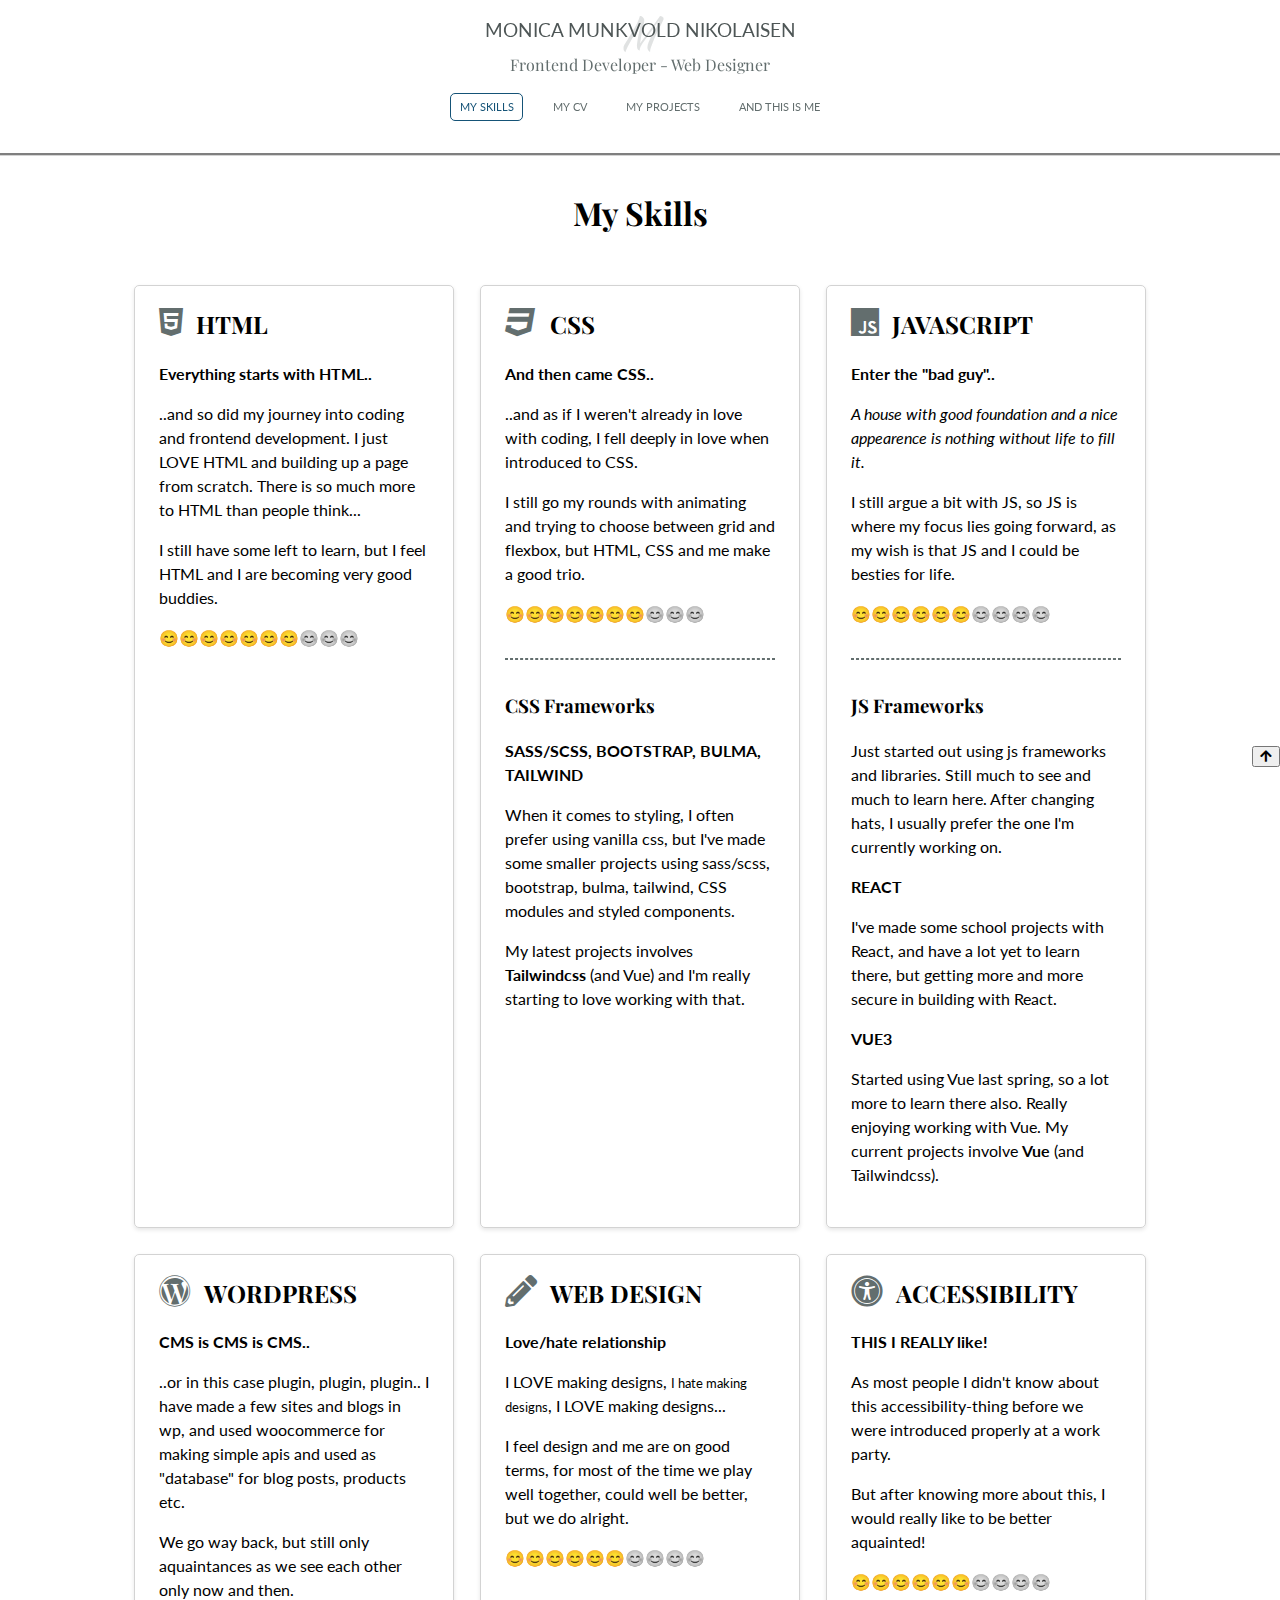
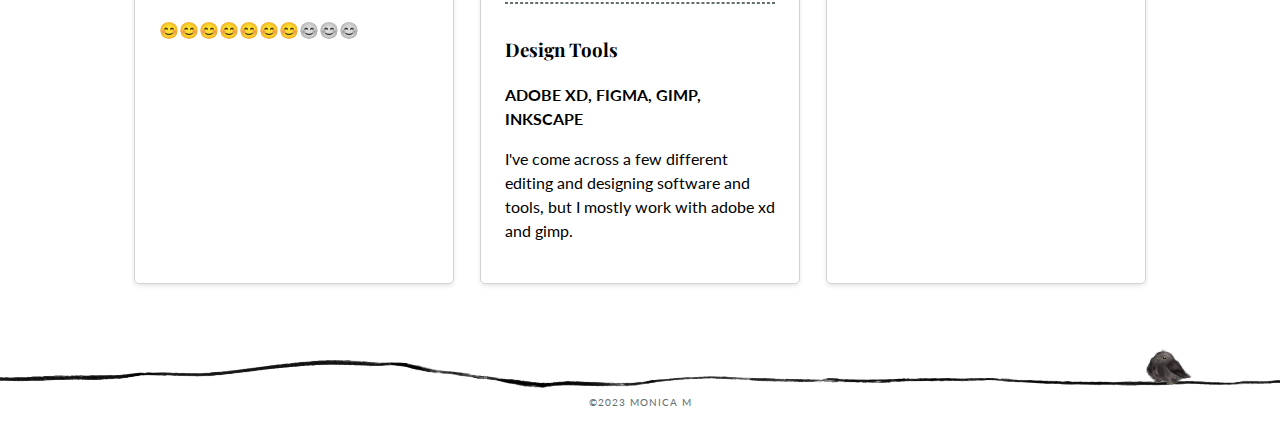
<file: skills.html>
<!DOCTYPE html>
<html lang="en">
  <head>
    <meta charset="UTF-8" />
    <meta http-equiv="X-UA-Compatible" content="IE=edge" />
    <meta name="viewport" content="width=device-width, initial-scale=1.0" />
    <meta name="description" content="My skills include html, css, js, wordpress and web design. Currently learning js and css frameworks." />
    <link
      rel="stylesheet"
      href="https://cdnjs.cloudflare.com/ajax/libs/font-awesome/5.15.4/css/all.min.css"
      integrity="sha512-1ycn6IcaQQ40/MKBW2W4Rhis/DbILU74C1vSrLJxCq57o941Ym01SwNsOMqvEBFlcgUa6xLiPY/NS5R+E6ztJQ=="
      crossorigin="anonymous"
      referrerpolicy="no-referrer"
    />
    <link rel="preconnect" href="https://fonts.googleapis.com" />
    <link rel="preconnect" href="https://fonts.gstatic.com" crossorigin />
    <link
      href="https://fonts.googleapis.com/css2?family=Birthstone&family=Lato:ital,wght@0,400;0,700;1,400&family=Playfair+Display:wght@400;700&display=swap"
      rel="stylesheet"
    />

    <link rel="stylesheet" href="css/styles.css" />
    <link rel="icon" href="images/favicon.png" />
    <title>My Skills ⚙️ | Monica Nikolaisen</title>
  </head>
  <body>
    <header>
      <div>
        <div class="logo">M</div>
        <a class="site-title" href="/">Monica Munkvold Nikolaisen</a>
        <p class="tagline">Frontend Developer - Web Designer</p>
      </div>
      <div class="navbar-wrapper">
        <nav id="navbar" class="navbar">
          <div class="navbar-container">
            <button class="nav__toggle" id="nav__toggle" aria-label="Opens and closes navigation">
              <span class="toggle-icon"></span>
            </button>
            <ul class="navbar-nav" id="navbar-nav">
              <li class="nav__item"><a id="current" class="nav__link" href="skills.html">my skills</a></li>
              <li class="nav__item">
                <a class="nav__link" href="images/CV_MonicaNikolaisen.pdf" target="_blank" aria-label="Opens a pdf with the CV">my cv</a>
              </li>
              <li class="nav__item"><a class="nav__link" href="projects.html">my projects</a></li>
              <li class="nav__item"><a class="nav__link" href="about.html">and this is me</a></li>
            </ul>
          </div>
        </nav>
      </div>
    </header>
    <div class="wrapper">
      <main>
        <h1>My Skills</h1>
        <div class="grid-container">
          <div class="skill-card">
            <h2><i class="skill-icon fab fa-html5"></i>HTML</h2>
            <p class="bold">Everything starts with HTML..</p>
            <p>
              ..and so did my journey into coding and frontend development. I just LOVE HTML and building up a page from scratch. There is so much
              more to HTML than people think...
            </p>
            <p>I still have some left to learn, but I feel HTML and I are becoming very good buddies.</p>
            <div>😊😊😊😊😊😊😊<span class="grey-filter">😊😊😊</span></div>
          </div>
          <div class="skill-card">
            <h2><i class="skill-icon fab fa-css3"></i>CSS</h2>
            <p class="bold">And then came CSS..</p>
            <p>..and as if I weren't already in love with coding, I fell deeply in love when introduced to CSS.</p>
            <p>I still go my rounds with animating and trying to choose between grid and flexbox, but HTML, CSS and me make a good trio.</p>
            <div>😊😊😊😊😊😊😊<span class="grey-filter">😊😊😊</span></div>
            <hr />
            <div>
              <h3>CSS Frameworks</h3>
              <p class="bold">SASS/SCSS, BOOTSTRAP, BULMA, TAILWIND</p>
              <p>
                When it comes to styling, I often prefer using vanilla css, but I've made some smaller projects using sass/scss, bootstrap, bulma,
                tailwind, CSS modules and styled components.
              </p>
              <p>My latest projects involves <strong>Tailwindcss</strong> (and Vue) and I'm really starting to love working with that.</p>
            </div>
          </div>
          <div class="skill-card">
            <h2><i class="skill-icon fab fa-js"></i>JAVASCRIPT</h2>
            <p class="bold">Enter the "bad guy"..</p>
            <p class="italic">A house with good foundation and a nice appearence is nothing without life to fill it.</p>
            <p>I still argue a bit with JS, so JS is where my focus lies going forward, as my wish is that JS and I could be besties for life.</p>
            <div>😊😊😊😊😊😊<span class="grey-filter">😊😊😊😊</span></div>
            <hr />
            <div>
              <h3>JS Frameworks</h3>
              <p>
                Just started out using js frameworks and libraries. Still much to see and much to learn here. After changing hats, I usually prefer
                the one I'm currently working on.
              </p>
              <p class="bold">REACT</p>
              <p>
                I've made some school projects with React, and have a lot yet to learn there, but getting more and more secure in building with React.
              </p>
              <p class="bold">VUE3</p>
              <p>
                Started using Vue last spring, so a lot more to learn there also. Really enjoying working with Vue. My current projects involve
                <strong>Vue</strong> (and Tailwindcss).
              </p>
            </div>
          </div>
          <div class="skill-card">
            <h2><i class="skill-icon fab fa-wordpress"></i>WORDPRESS</h2>
            <p class="bold">CMS is CMS is CMS..</p>
            <p>
              ..or in this case plugin, plugin, plugin.. I have made a few sites and blogs in wp, and used woocommerce for making simple apis and used
              as "database" for blog posts, products etc.
            </p>
            <p>We go way back, but still only aquaintances as we see each other only now and then.</p>
            <div>😊😊😊😊😊😊😊<span class="grey-filter">😊😊😊</span></div>
          </div>
          <div class="skill-card">
            <h2><i class="skill-icon fas fa-pencil-alt"></i>WEB DESIGN</h2>
            <p class="bold">Love/hate relationship</p>
            <p>I LOVE making designs, <small>I hate making designs</small>, I LOVE making designs...</p>
            <p>I feel design and me are on good terms, for most of the time we play well together, could well be better, but we do alright.</p>
            <div>😊😊😊😊😊😊<span class="grey-filter">😊😊😊😊</span></div>
            <hr />
            <div>
              <h3>Design Tools</h3>
              <p class="bold">ADOBE XD, FIGMA, GIMP, INKSCAPE</p>
              <p>I've come across a few different editing and designing software and tools, but I mostly work with adobe xd and gimp.</p>
            </div>
          </div>
          <div class="skill-card">
            <h2><i class="skill-icon fas fa-universal-access"></i>ACCESSIBILITY</h2>
            <p class="bold">THIS I REALLY like!</p>
            <p>As most people I didn't know about this accessibility-thing before we were introduced properly at a work party.</p>
            <p>But after knowing more about this, I would really like to be better aquainted!</p>
            <div>😊😊😊😊😊😊<span class="grey-filter">😊😊😊😊</span></div>
          </div>
        </div>
      </main>
    </div>
    <button id="totop" aria-label="Goes to top of page"><i class="fas fa-arrow-up"></i></button>
    <footer>
      <div class="footer-container"></div>
      <a href="/" class="copyright">&copy;2023 Monica M</a>
    </footer>
    <script src="js/script.js"></script>
  </body>
</html>
</file>
<file: css/styles.css>
*,
*::before,
*::after {
  box-sizing: border-box;
}

html:focus-within {
  scroll-behavior: smooth;
}

html {
  scroll-padding-top: 10em;
  scroll-behavior: smooth;
  height: 100%;
}

html,
body {
  margin: 0;
  overflow-x: hidden;
}

:root {
  --ff-logo: "Birthstone", cursive;
  --ff-heading: "Playfair Display", serif;
  --ff-body: "Lato", sans-serif;
  --primary-clr: #155377;
  --white-clr: #fff;
  --light-grey-clr: #d3d3d3;
  --medium-grey-clr: #636e6e;
  --dark-grey-clr: #4e5656;
  --dark-clr: #000;
  --border-radius: 5px;
  --box-shadow: 0.25em 0.25em 0.75em rgba(0, 0, 0, 0.25), 0.125em 0.125em 0.25em rgba(0, 0, 0, 0.15);
}

body {
  display: flex;
  flex-direction: column;
  min-height: 100vh;
  background-color: var(--white-clr);
  font-family: var(--ff-body), sans-serif;
  font-size: 1em;
  text-rendering: optimizeSpeed;
  line-height: 1.5;
  position: relative;
}

img {
  max-width: 100%;
  display: block;
  border-radius: var(--border-radius);
}

ul[role="list"],
ol[role="list"] {
  list-style: none;
  padding-left: 0;
}

/* TYPOGRAPHY */
/* ========== */

h1 {
  text-align: center;
}

h1,
h2,
h3 {
  color: var(--dark-clr);
  font-family: var(--ff-heading), serif;
}

/* LINKS AND BUTTONS */
/* ================= */

a {
  color: var(--medium-grey-clr);
  text-decoration: none;
  text-transform: uppercase;
  border: 1px solid transparent;
}

a:hover,
a:focus {
  color: var(--primary-clr);
  font-weight: bold;
  cursor: pointer;
}

#current {
  color: var(--primary-clr);
  border: 1px solid var(--primary-clr);
  border-radius: var(--border-radius);
}

#current:hover,
#current:focus {
  text-decoration: none;
  font-weight: normal;
  cursor: auto;
}

#totop {
  position: fixed;
  bottom: 10em;
  right: 0;
}

/* Links on the home page*/

.link {
  position: relative;
  padding: 0.5em;
  color: var(--medium-grey-clr);
  font-size: 1rem;
  letter-spacing: 1.1px;
}

.link:before,
.link:after {
  content: "";
  position: absolute;
  transition: inherit;
  z-index: -1;
}

.link:hover {
  cursor: pointer;
  overflow: hidden;
}

.link:hover:before {
  transition-delay: 0s;
}

.link:hover:after {
  transition-delay: 0.35s;
}

.link-left:before {
  right: 0;
}

.link-right:before {
  left: 0;
}

.link-left:before,
.link-left:after,
.link-right:before,
.link-right:after {
  top: 0;
  width: 0;
  height: 100%;
}

.link-left:before,
.link-right:before {
  border: 1px solid var(--primary-clr);
  border-width: 1px 0;
}

.link-left:hover:before,
.link-left:hover:after,
.link-right:hover:before,
.link-right:hover:after {
  width: 100%;
}

/* Btn-links on the projects page */

.btn-link {
  background: var(--primary-clr);
  padding: 0.5em;
  color: var(--white-clr);
  font-size: 0.8em;
  letter-spacing: 1.1px;
  border-radius: var(--border-radius);
  border: 1px solid transparent;
}

.btn-link:hover,
.btn-link:focus {
  background: transparent;
  color: var(--primary-clr);
  border: 1px solid var(--primary-clr);
}

.btn-overview {
  background: transparent;
  padding: 0.7em;
  font-size: 0.5em;
  color: var(--dark-clr);
  letter-spacing: 1.1px;
  border: 1px solid var(--medium-grey-clr);
  border-radius: var(--border-radius);
}

.btn-overview:hover {
  background: var(--primary-clr);
  color: var(--white-clr);
}

/* HEADER AREA */
/* =========== */

header {
  background: #fff;
  position: fixed;
  top: 0;
  left: 0;
  right: 0;
  padding: 1em 0 0;
  text-align: center;
  transition: 250ms ease;
  z-index: 1000;
}

.logo {
  color: #636e6e33;
  font: 4rem var(--ff-logo), cursive;
  position: absolute;
  top: -10px;
  left: 0;
  right: 0;
}

.site-title {
  text-align: center;
  position: relative;
  color: var(--dark-grey-clr);
  font-family: var(--ff-body), sans-serif;
  font-size: 1.2rem;
}

.tagline {
  margin: 0.5em 0 0;
  color: var(--medium-grey-clr);
  font-family: var(--ff-heading), serif;
  font-size: 1em;
}

/* Component: Navbar */

.navbar-container {
  background: var(--white-clr);
  display: flex;
  flex-direction: column;
  justify-content: center;
  list-style: none;
  font-size: smaller;
  border-bottom: 3px groove var(--light-grey-clr);
}

.navbar-nav {
  display: inline-block;
  margin: 0.8em 0 2em;
  padding: 0;
}

.navbar.scroll {
  box-shadow: 0 15px 50px -10px rgb(100 44 0 / 7%);
}

.nav__item {
  display: inline-block;
}

.nav__link {
  display: inline-block;
  margin: 0.5em 0.8em;
  padding: 0.5em 0.8em;
  color: var(--medium-grey-clr);
  font-family: var(--ff-body), sans-serif;
  font-size: 0.8em;
  text-decoration: none;
}

.navbar-nav.show {
  display: inline-block;
}

.nav__toggle {
  display: none;
}

.toggle-icon {
  display: block;
  position: relative;
  margin: 1em 0;
}

.toggle-icon,
.toggle-icon::before,
.toggle-icon::after {
  background: var(--medium-grey-clr);
  width: 1.3em;
  height: 2px;
  transition: transform 350ms ease-in-out, opacity 200ms linear;
}

.toggle-icon::before,
.toggle-icon::after {
  content: "";
  position: absolute;
  left: 0;
}

.toggle-icon::before {
  bottom: 5px;
}
.toggle-icon::after {
  top: 4.5px;
}

.show .toggle-icon {
  transform: rotate(45deg);
}

.show .toggle-icon::before {
  opacity: 0;
}

.show .toggle-icon::after {
  transform: rotate(90deg) translate(-5px);
}

/* LAYOUT (across pages) */
/* =========================== */

.wrapper {
  max-width: 1140px;
  margin: 10em auto 0;
  padding: 0.5em 2em 1em;
}

.flex-container {
  display: flex;
  flex-direction: column;
  flex-wrap: nowrap;
  gap: 4em;
  margin: 0 auto;
}

.flex-container > * {
  flex: 1 1 0;
}

.display-flex-row {
  display: flex;
  flex-direction: row;
  align-items: baseline;
  gap: 1.5em;
  margin-bottom: 1em;
}

.grid-container {
  display: grid;
  grid-template-columns: 1fr;
  gap: 1em;
  margin: 3em auto;
  padding: 0 2em;
}

/* HOME PAGE */
/* ========= */

.grid-container-home {
  display: grid;
  grid-template-columns: 1fr;
  gap: 1em;
  margin-top: 3em;
}

/* FOOTER */
/* ====== */

footer {
  margin-top: auto;
  padding-bottom: 2em;
  text-align: center;
}

.footer-container {
  height: 20px;
  background-image: url("../images/bg.png");
  background-size: 100% 20px;
  background-position: center;
  background-repeat: no-repeat;
  padding-top: 1.7em;
}

.copyright {
  font-family: var(--ff-body), sans-serif;
  font-size: 0.6rem;
  letter-spacing: 1px;
}

/* SKILLS PAGE */
/* =========== */

.skill-card {
  padding: 0 1.5em 1.5em;
  border: 1px solid var(--light-grey-clr);
  border-radius: var(--border-radius);
  box-shadow: 0 0.125rem 0.25rem 0 rgba(0, 0, 0, 0.1);
}

.skill-icon {
  margin-right: 0.4em;
  color: var(--medium-grey-clr);
  font-size: 2rem;
}

/* PROJECT PAGE */
/* ============ */

figure {
  margin: 0;
  width: 100%;
  height: 100%;
  position: relative;
}

figure img {
  width: 100%;
  height: 100%;
}

.projects {
  max-width: 960px;
  margin: 0 auto;
  padding: 2em;
}

.projects img,
.projects img:hover {
  transition: 0.8s ease;
}

.projects img:hover {
  transform: scale(1.2);
}

.full-width {
  margin: 0px -2000px;
  padding: 5em 2000px;
}

.project-1 {
  background: #fafafa;
}
.project-2 {
  background: #f6f6f6;
}
.project-3 {
  background: #e6e6e6;
}
.project-4 {
  background: #d4d4d4;
}
.project-5 {
  background: #c3c3c3;
}
.project-6 {
  background: #b3b3b3;
}
.project-7 {
  background: #a1a1a1;
}
.project-8 {
  background: #909090;
}
.project-9 {
  background: #808080;
}

.project-end {
  background: var(--dark-clr);
  color: var(--white-clr);
  text-align: center;
  box-shadow: var(--box-shadow);
}

/* Filtering on the project page */

input[type="radio"] {
  position: absolute;
  left: -9999px;
}

.filters {
  margin: 0 1em;
  padding: 0;
  text-align: center;
}

.filters * {
  max-width: 960px;
  display: inline-block;
  margin-bottom: 0.5em;
  word-spacing: 100px;
}

.filters li:not(:last-child) {
  margin-right: 0.5em;
}

.filters label {
  min-width: 50px;
  background: var(--light-grey-clr);
  padding: 0.4em 0.8em;
  border-radius: var(--border-radius);
  letter-spacing: 1.1px;
  cursor: pointer;
  transition: all 0.1s;
}

.filters label:hover {
  background: var(--primary-clr);
  color: var(--white-clr);
}

[value="All"]:checked ~ .cards [data-category] {
  display: block;
}

[value="css"]:checked ~ .cards .card:not([data-category~="css"]),
[value="html"]:checked ~ .cards .card:not([data-category~="html"]),
[value="javascript"]:checked ~ .cards .card:not([data-category~="javascript"]),
[value="wordpress"]:checked ~ .cards .card:not([data-category~="wordpress"]),
[value="sass/scss"]:checked ~ .cards .card:not([data-category~="sass/scss"]),
[value="design"]:checked ~ .cards .card:not([data-category~="design"]),
[value="react"]:checked ~ .cards .card:not([data-category~="react"]),
[value="cssmodules"]:checked ~ .cards .card:not([data-category~="cssmodules"]),
[value="vue"]:checked ~ .cards .card:not([data-category~="vue"]) {
  display: none;
}

[value="all"]:checked ~ .filters [for="all"],
[value="css"]:checked ~ .filters [for="css"],
[value="html"]:checked ~ .filters [for="html"],
[value="javascript"]:checked ~ .filters [for="javascript"],
[value="wordpress"]:checked ~ .filters [for="wordpress"],
[value="sass/scss"]:checked ~ .filters [for="sass/scss"],
[value="design"]:checked ~ .filters [for="design"],
[value="react"]:checked ~ .filters [for="react"],
[value="cssmodules"]:checked ~ .filters [for="cssmodules"],
[value="vue"]:checked ~ .filters [for="vue"] {
  background: var(--primary-clr);
  color: var(--white-clr);
}

/* ABOUT PAGE */
/* ========== */

.about-section {
  max-width: 35ch;
  margin: 0 auto 5em;
}

.slideshow-border-top {
  background-image: url("../images/illustrations/movie-tape-top.png");
}
.slideshow-border-bottom {
  background-image: url("../images/illustrations/movie-tape-bottom.png");
}

.slideshow-border-top,
.slideshow-border-bottom {
  height: 30px;
  background-position: bottom;
  background-size: contain;
  background-repeat: repeat-x;
  z-index: 100;
}

.slideshow {
  max-width: 100%;
  height: 150px;
  margin: auto;
  overflow: hidden;
  position: relative;
}

@keyframes movie {
  0% {
    transform: translateX(0);
  }
  100% {
    transform: translateX(calc(-250px * 9));
  }
}

.slideshow::before,
.slideshow::after {
  content: "";
  width: 50px;
  height: 150px;
  background: linear-gradient(to right, var(--white-clr) 0%, rgba(0, 0, 0, 0) 100%);
  position: absolute;
  z-index: 2;
}

.slideshow::after {
  right: 0;
  top: 0;
  transform: rotateZ(180deg);
}

.slideshow::before {
  left: 0;
  top: 0;
}

.slide-track {
  display: flex;
  width: calc(250px * 18);
  animation: movie 60s linear infinite;
}

.slide {
  width: 250px;
  height: 200px;
}

.slide img {
  border: 3px solid rgb(46, 46, 46);
  border-width: 0 3px;
  border-radius: unset;
}

/* MISCELLANOUS */
/* ============ */

.bold {
  font-weight: bold;
}

.larger-txt {
  font-size: larger;
}

.italic {
  font-style: italic;
}

.center {
  text-align: center;
}

.grey-filter {
  filter: grayscale(1);
}

hr {
  margin: 2em 0;
  color: var(--medium-grey-clr);
  border-style: dashed;
}

.light-txt {
  color: var(--white-clr);
}

/* ========================== */
/* Media Queries */
/* ========================== */

@media (max-width: 499px) {
  .link-mob {
    text-align: center;
    border: 1px solid var(--medium-grey-clr);
    border-radius: var(--border-radius);
  }
}

@media (min-width: 500px) {
  .link {
    transition: all 700ms cubic-bezier(0.77, 0, 0.175, 1);
  }

  .grid-container-home {
    grid-template-columns: repeat(2, 1fr);
    gap: 1em;
    position: absolute;
    top: 50%;
    left: 50%;
    margin-top: 0;
    margin-right: -50%;
    transform: translate(-50%, -50%);
  }
  .grid-top {
    align-items: flex-end;
  }

  .grid-left {
    text-align: right;
  }

  .grid-right {
    text-align: left;
  }

  .grid-container {
    grid-template-columns: repeat(2, 1fr);
  }
}

@media (max-width: 600px) {
  .navbar-nav {
    display: none;
  }

  .nav__item {
    display: block;
  }

  .nav__link {
    display: block;
  }

  .nav__toggle {
    display: block;
    width: fit-content;
    background: transparent;
    padding: 8px;
    align-self: center;
    border: 2px solid transparent;
    border-radius: 50%;
    cursor: pointer;
  }

  .nav__toggle.show {
    display: block;
    background-color: #fff;
    color: #000;
  }

  .nav__toggle svg {
    display: block;
    margin: 0 auto;
    border: 2px solid transparent;
  }
}

@media (min-width: 640px) {
  .footer-container {
    height: 35px;
    background-size: 100% 35px;
  }
  .flex-container {
    flex-direction: row;
  }
  .about-section {
    max-width: 45ch;
  }
  .order-1 {
    order: 1;
  }
  .order-2 {
    order: 2;
  }
  .slideshow::before,
  .slideshow::after {
    width: 100px;
  }
}

@media (min-width: 768px) {
  figure {
    filter: grayscale(1);
    transition: transform 335ms ease-in-out;
  }

  figure::before {
    position: absolute;
    top: 50%;
    left: 50%;
    z-index: 2;
    display: block;
    content: "";
    width: 0;
    height: 0;
    background: rgba(0, 0, 0, 0.2);
    border-radius: 100%;
    transform: translate(-50%, -50%);
    opacity: 0;
  }

  figure:hover {
    animation: colorOn ease-in-out 0.5s forwards;
    transform: scale(1.05);
    border-radius: var(--border-radius);
    box-shadow: var(--box-shadow);
  }

  figure:hover::before {
    animation: circle 0.75s;
  }

  @keyframes colorOn {
    0% {
      filter: grayscale(0.8);
    }
    50% {
      filter: grayscale(0.5);
    }
    100% {
      filter: grayscale(0);
    }
  }

  @keyframes circle {
    0% {
      opacity: 0.5;
      background: rgba(216, 215, 214, 0.1);
    }
    50% {
      opacity: 1;
      background: rgba(133, 131, 130, 0.1);
    }
    100% {
      width: 100%;
      height: 100%;
      opacity: 0;
    }
  }
}

@media (min-width: 800px) {
  .footer-container {
    height: 40px;
    background-size: 100% 40px;
  }

  .grid-container {
    grid-template-columns: repeat(3, 1fr);
    gap: 1.6em;
  }

  .about-section {
    max-width: 65ch;
  }
}

@media (prefers-reduced-motion: reduce) {
  html:focus-within {
    scroll-behavior: auto;
  }

  *,
  *::before,
  *::after {
    animation-duration: 0.01ms !important;
    animation-iteration-count: 1 !important;
    transition-duration: 0.01ms !important;
    scroll-behavior: auto !important;
  }
}
</file>
